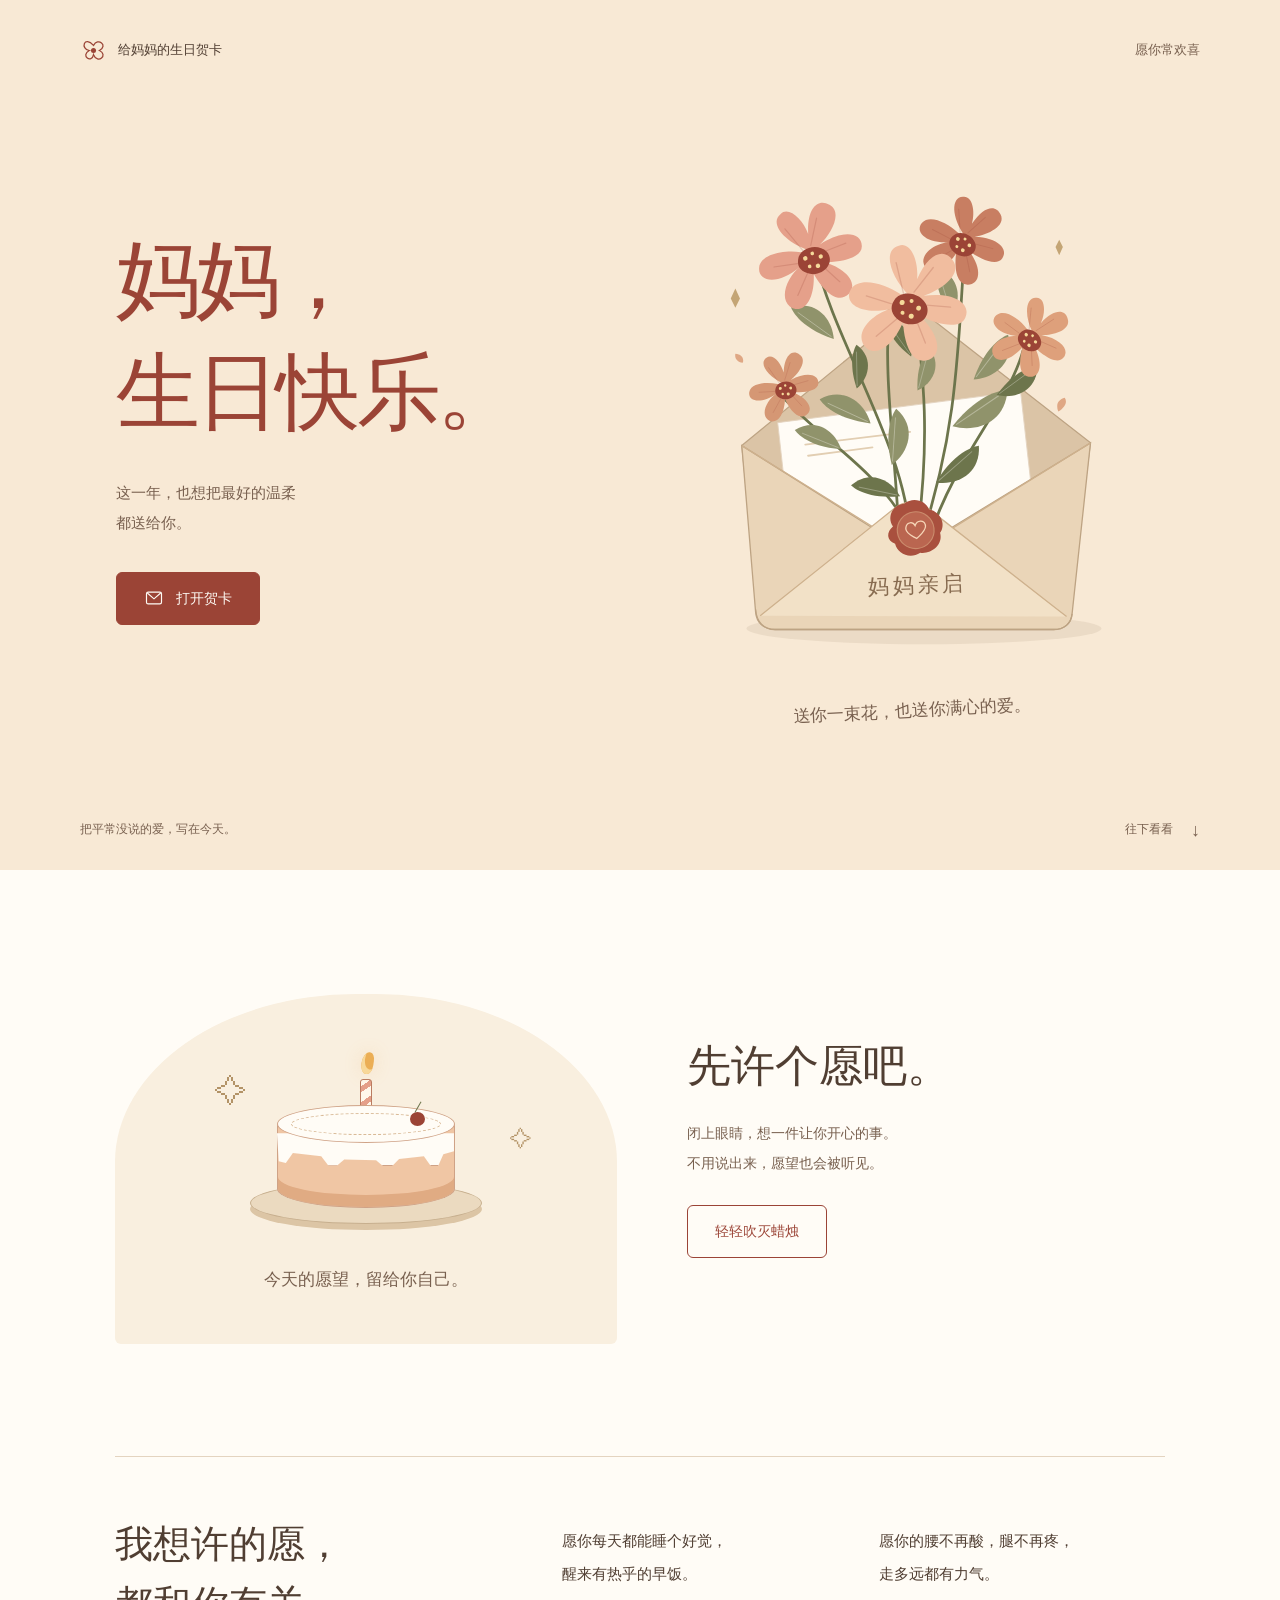
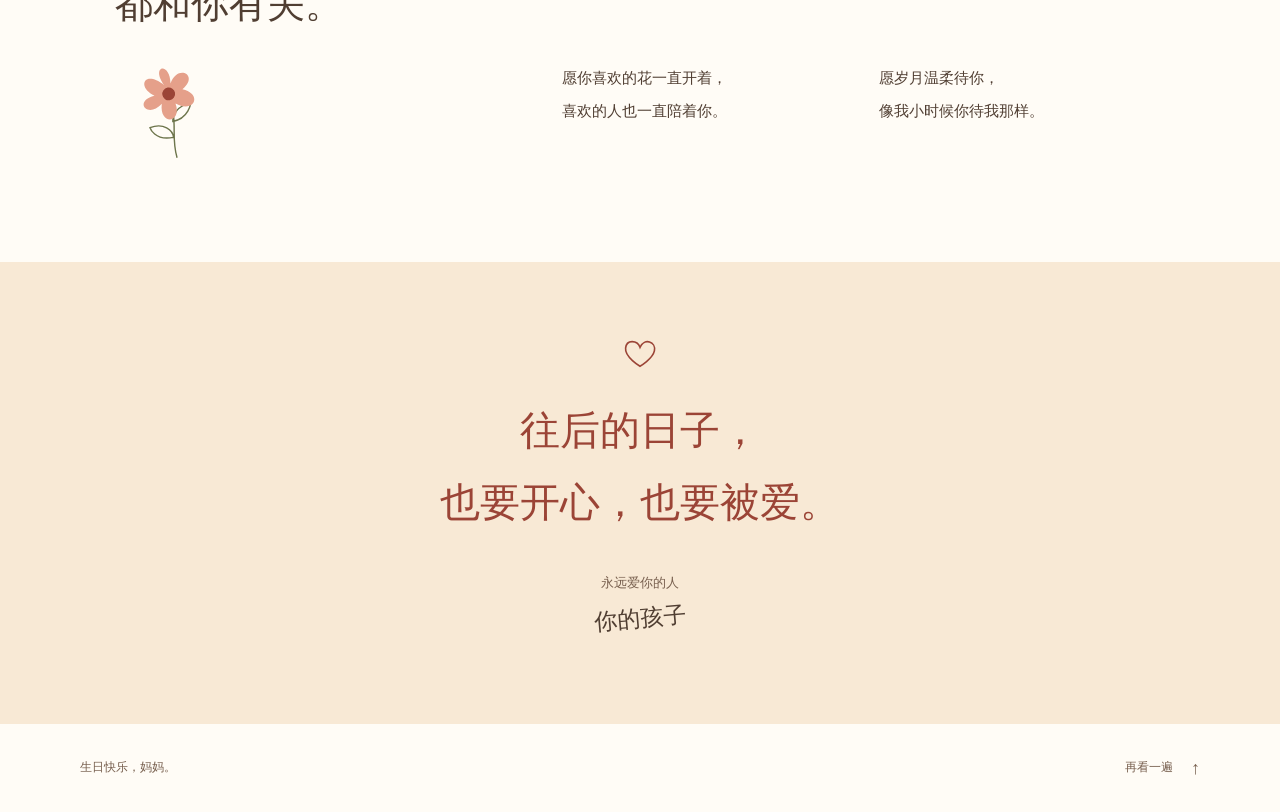
<file: index.html>
<!DOCTYPE html>
<html lang="zh-CN">
<head>
  <meta charset="UTF-8">
  <meta name="viewport" content="width=device-width, initial-scale=1, viewport-fit=cover">
  <meta name="theme-color" content="#F8E9D5">
  <meta name="description" content="一束花，一份心愿，送给最爱的妈妈。生日快乐。">
  <title>妈妈，生日快乐</title>
  <link rel="stylesheet" href="style.css">
</head>
<body>
  <header class="hero">
    <div class="masthead">
      <a class="home-link" href="#" aria-label="回到贺卡封面">
        <svg viewBox="0 0 32 32" fill="none" aria-hidden="true"><path d="M16 10C5-2 0 14 11 16 0 22 14 32 16 21c5 12 18 0 7-5C34 10 21 0 16 10Z" stroke="currentColor" stroke-width="1.5"/><circle cx="16" cy="16" r="3" fill="currentColor"/></svg>
        给妈妈的生日贺卡
      </a>
      <span class="masthead-note">愿你常欢喜</span>
    </div>
    <div class="hero-inner">
      <div class="hero-copy">
        <h1 class="hero-title">妈妈，<br>生日快乐。</h1>
        <p class="hero-sub">这一年，也想把最好的温柔<br>都送给你。</p>
        <button id="openBtn" class="btn-main" type="button" aria-controls="cake-section">
          <svg viewBox="0 0 24 24" fill="none" aria-hidden="true"><rect x="3" y="5" width="18" height="14" rx="2"/><path d="m4 6 8 7 8-7"/></svg>
          打开贺卡
        </button>
      </div>
      <figure class="hero-art">
        <img src="assets/birthday-bouquet.svg" width="600" height="620" alt="一束蜜桃色花朵，装在写着「妈妈亲启」的杏米色信封里">
        <figcaption>送你一束花，也送你满心的爱。</figcaption>
      </figure>
    </div>
    <div class="hero-bottom">
      <span>把平常没说的爱，写在今天。</span>
      <a href="#cake-section" class="page-link">往下看看 <span aria-hidden="true">↓</span></a>
    </div>
  </header>
  <main>
    <section id="cake-section" class="cake-section" aria-labelledby="cake-title" tabindex="-1">
      <div class="cake-scene">
        <span class="cake-sparkle sparkle-one" aria-hidden="true">✧</span>
        <span class="cake-sparkle sparkle-two" aria-hidden="true">✧</span>
        <div class="cake-wrap">
          <div class="spark-layer" id="sparkLayer" aria-hidden="true"></div>
          <div class="cake" id="cake" role="img" aria-label="一只点着蜡烛的生日蛋糕">
            <div class="candle"><span class="flame"></span></div>
            <div class="layer layer-top"><span class="cake-cherry"></span></div>
            <div class="layer layer-bottom"></div>
            <div class="plate"></div>
          </div>
        </div>
        <p class="cake-caption">今天的愿望，留给你自己。</p>
      </div>
      <div class="cake-copy">
        <h2 id="cake-title" class="section-title">先许个愿吧。</h2>
        <p class="section-copy">闭上眼睛，想一件让你开心的事。<br>不用说出来，愿望也会被听见。</p>
        <button id="blowBtn" class="btn-main btn-outline" type="button">轻轻吹灭蜡烛</button>
        <p id="wishText" class="wish-text" role="status" aria-live="polite"></p>
      </div>
    </section>
    <section class="wishes-section" aria-labelledby="wishes-title">
      <div class="wishes-heading">
        <h2 id="wishes-title" class="section-title">我想许的愿，<br>都和你有关。</h2>
        <svg class="little-flower" viewBox="0 0 100 140" fill="none" aria-hidden="true"><path d="M50 135c-4-33 13-55 1-83M50 106C23 107 20 87 20 87c20-4 31 9 30 19Zm3-22c23 0 29-21 29-21-20 0-28 13-29 21Z" stroke="currentColor" stroke-width="2"/><path d="M50 32C26 5 11 28 34 44 3 46 19 75 42 57c-9 30 24 32 19 3 24 19 40-7 13-18C101 27 74 5 59 31 64 0 35 1 50 32Z" fill="#E5A08A"/><circle cx="54" cy="45" r="9" fill="#9B4436"/></svg>
      </div>
      <div class="wish-list">
        <p>愿你每天都能睡个好觉，<br>醒来有热乎的早饭。</p>
        <p>愿你的腰不再酸，腿不再疼，<br>走多远都有力气。</p>
        <p>愿你喜欢的花一直开着，<br>喜欢的人也一直陪着你。</p>
        <p>愿岁月温柔待你，<br>像我小时候你待我那样。</p>
      </div>
    </section>
    <section class="sign" aria-label="贺卡落款">
      <svg class="sign-heart" viewBox="0 0 40 36" fill="none" aria-hidden="true"><path d="M20 31S3 21 4 11C5 1 17 2 20 10 25-1 38 4 36 14 34 23 20 31 20 31Z" stroke="currentColor" stroke-width="1.8" stroke-linecap="round"/></svg>
      <p class="sign-message">往后的日子，<br>也要开心，也要被爱。</p>
      <div class="signature">
        <p>永远爱你的人</p>
        <p id="signature">你的孩子</p>
      </div>
    </section>
  </main>
  <footer class="footer">
    <span>生日快乐，妈妈。</span>
    <a class="page-link" href="#">再看一遍 <span aria-hidden="true">↑</span></a>
  </footer>
  <div id="countdown" class="countdown" hidden role="status" aria-live="polite">
    <p class="countdown-label">一份小小的惊喜，送给你</p>
    <p class="countdown-num" id="countdownNum" aria-hidden="true"></p>
    <span class="visually-hidden">准备好，生日烟花马上就来。</span>
  </div>
  <div id="fireworks" class="fireworks" hidden role="dialog" aria-modal="true" aria-label="送给妈妈的生日烟花">
    <canvas id="fireworksCanvas" aria-hidden="true"></canvas>
    <p class="fireworks-greeting">妈妈，生日快乐。</p>
    <button id="skipFireworks" class="fireworks-tip" type="button">跳过烟花，去许愿</button>
  </div>
  <script src="script.js"></script>
</body>
</html>
</file>
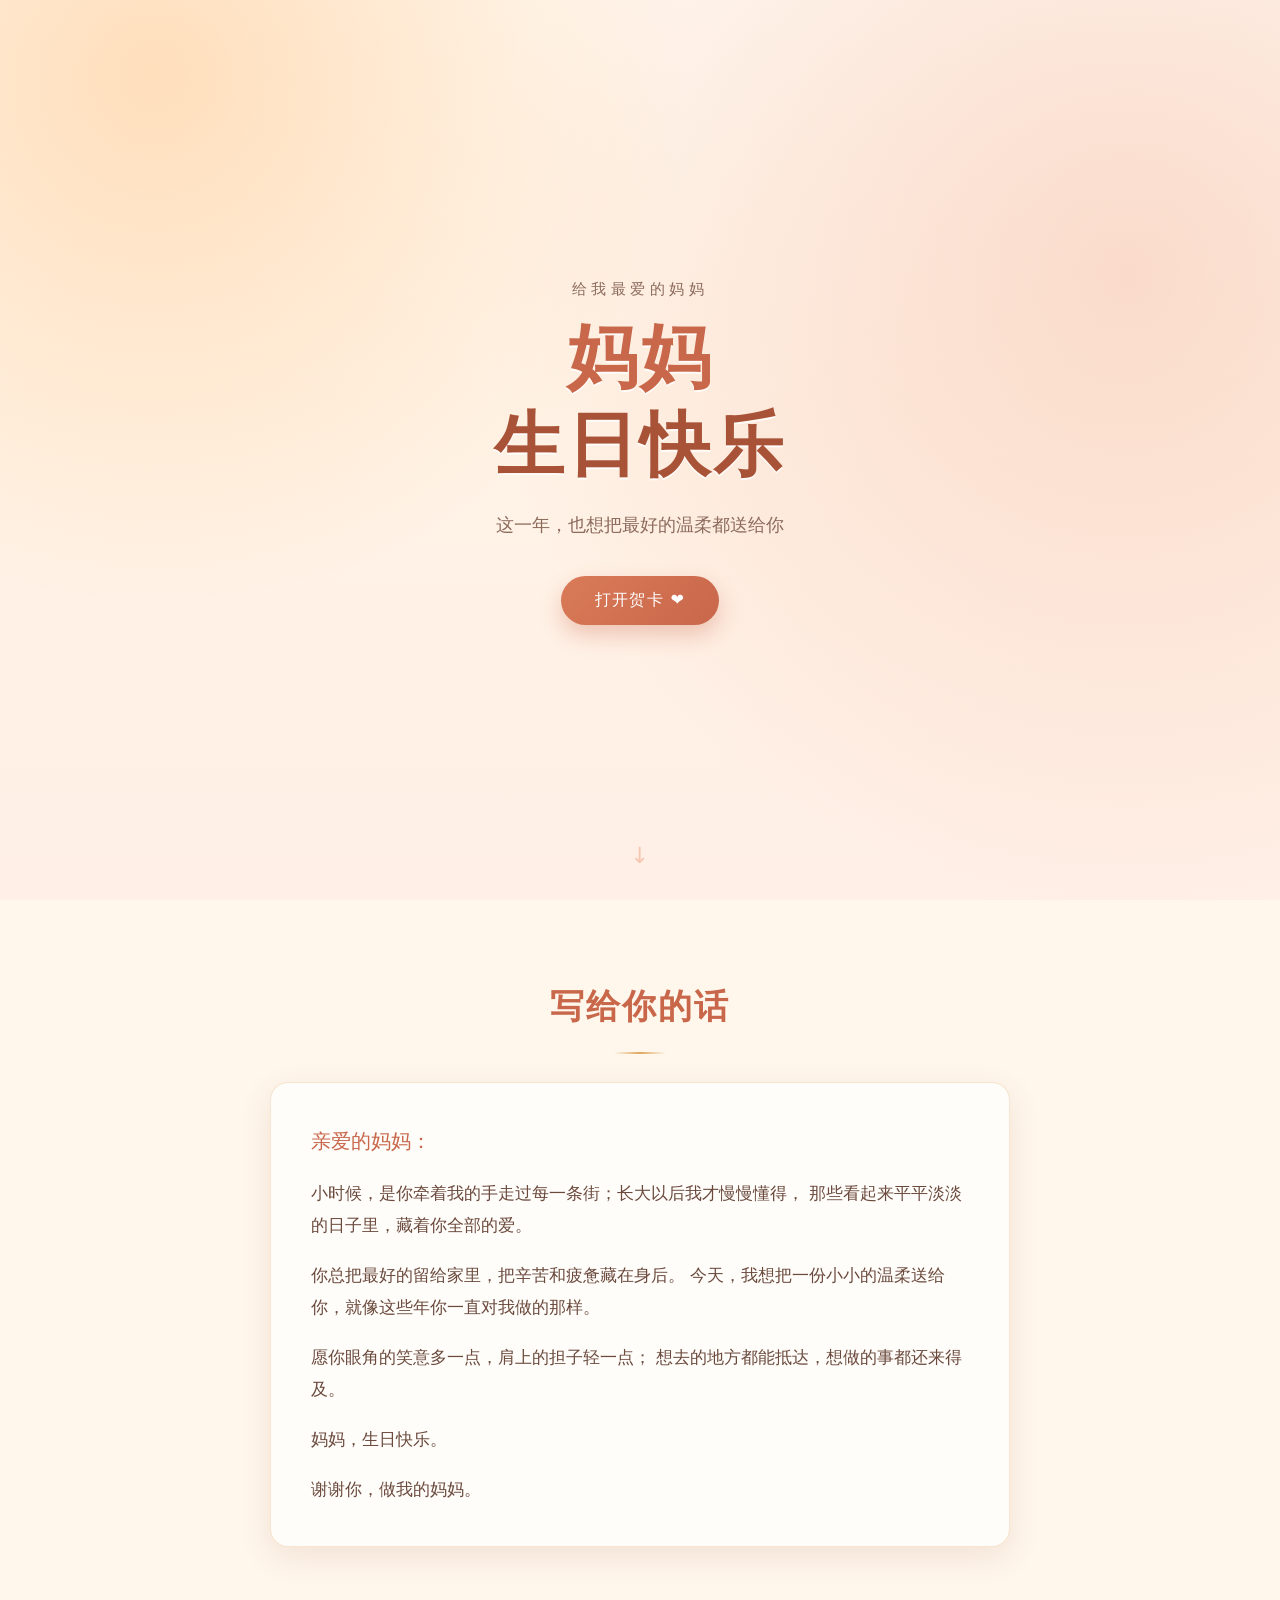
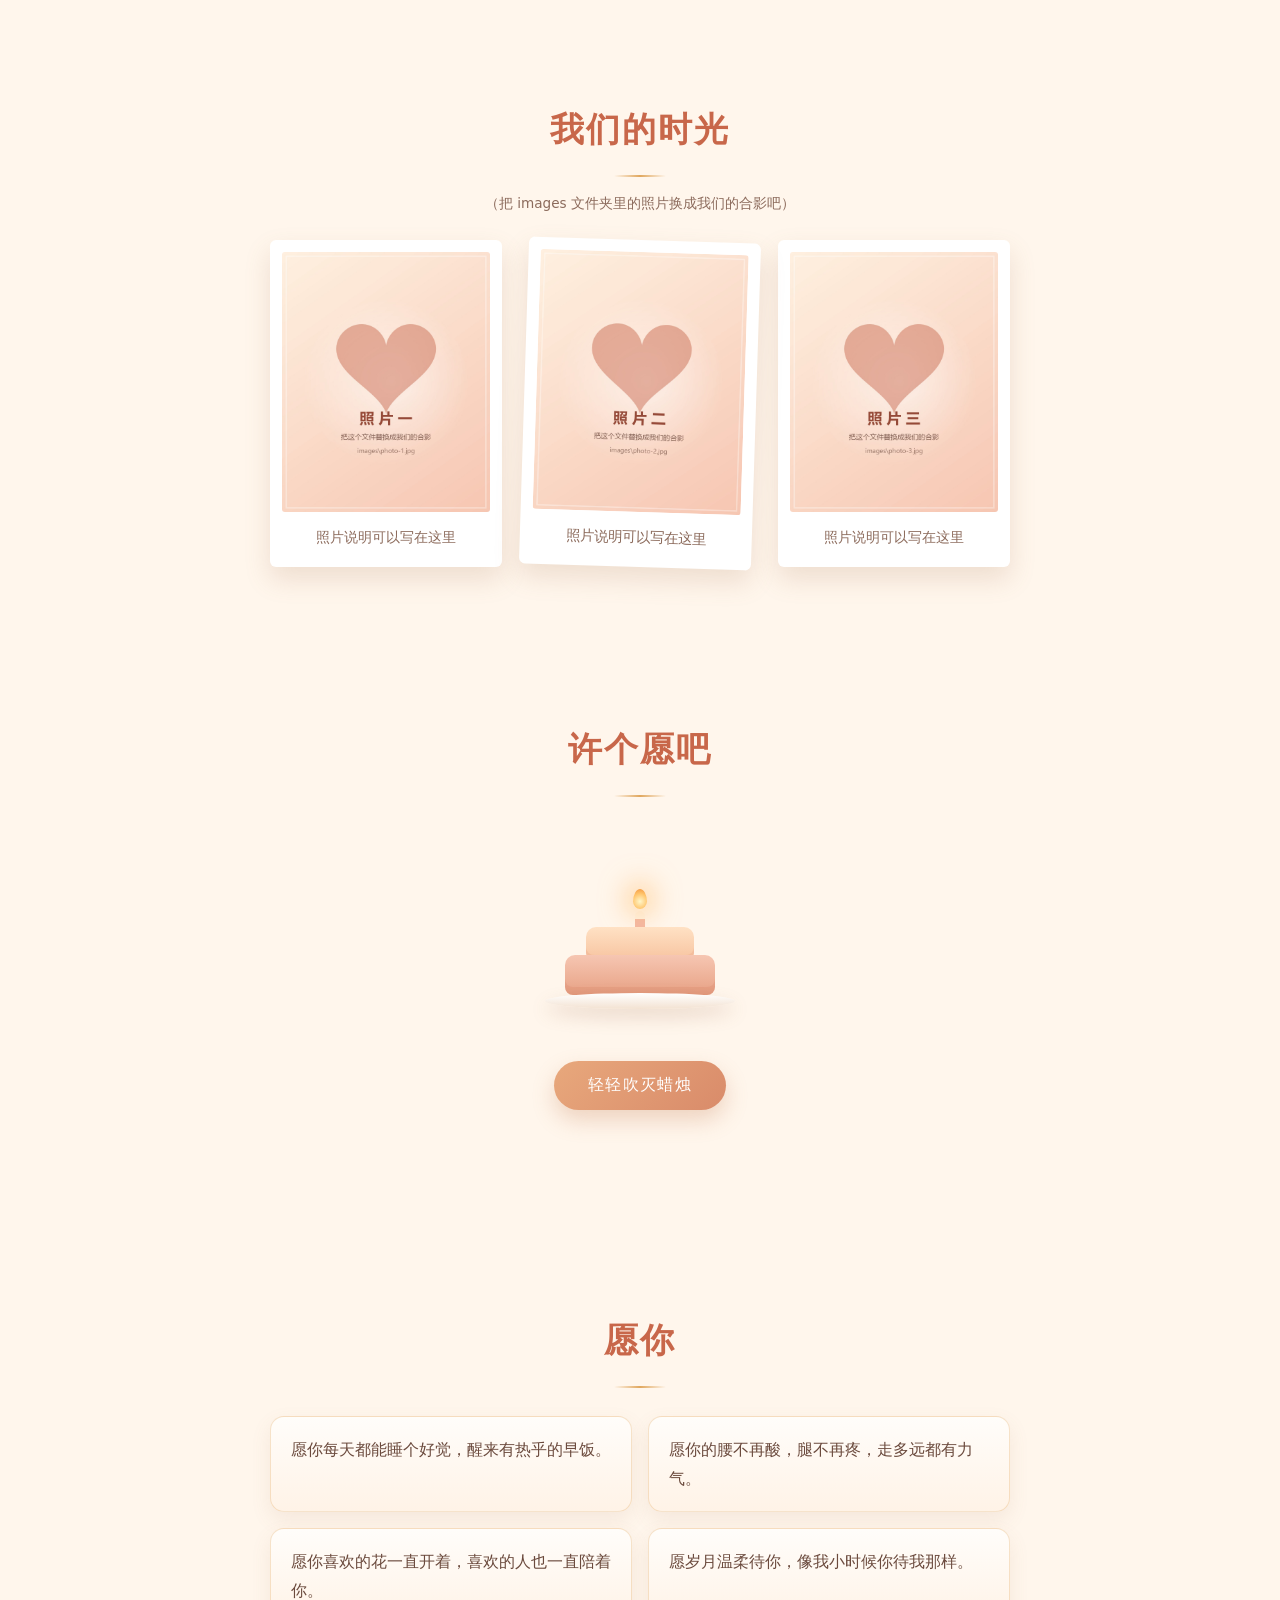
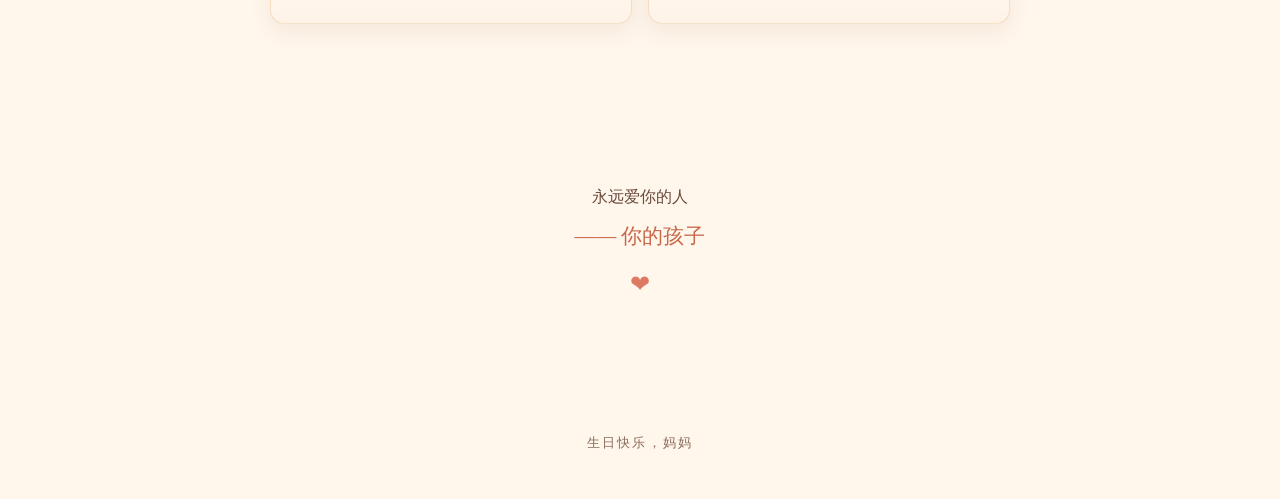
<file: references/previous-version/index.html>
<!DOCTYPE html>
<html lang="zh-CN">
<head>
  <meta charset="UTF-8">
  <!-- 手机端适配：按屏幕宽度缩放，并支持刘海屏安全区域 -->
  <meta name="viewport" content="width=device-width, initial-scale=1, viewport-fit=cover">
  <meta name="theme-color" content="#FFF6EC">
  <meta name="description" content="送给妈妈的生日贺卡">
  <title>妈妈，生日快乐 ❤</title>

  <!-- 只用本地 CSS，不依赖任何外部框架 / CDN，离线也能正常打开 -->
  <link rel="stylesheet" href="style.css">

  <!-- 万一浏览器禁用了 JavaScript，文字也照样完整显示 -->
  <noscript><style>.reveal { opacity: 1 !important; transform: none !important; }</style></noscript>
</head>

<body>

  <!-- ================= ① 封面 ================= -->
  <header class="hero">
    <!-- 缓缓飘落的小花瓣（不想要可以整段删掉） -->
    <div class="petals" aria-hidden="true">
      <span></span><span></span><span></span>
      <span></span><span></span><span></span>
    </div>

    <div class="hero-inner">
      <p class="hero-kicker">给我最爱的妈妈</p>
      <h1 class="hero-title">妈妈<br><span>生日快乐</span></h1>
      <p class="hero-sub">这一年，也想把最好的温柔都送给你</p>
      <button id="openBtn" class="btn-main">打开贺卡 ❤</button>
    </div>

    <p class="scroll-hint" aria-hidden="true">↓</p>
  </header>

  <main>

    <!-- ================= ② 祝福信 ================= -->
    <section id="letter" class="section">
      <h2 class="section-title reveal">写给你的话</h2>

      <div class="letter-card">
        <p class="reveal" style="--d:0ms">亲爱的妈妈：</p>
        <p class="reveal" style="--d:150ms">
          小时候，是你牵着我的手走过每一条街；长大以后我才慢慢懂得，
          那些看起来平平淡淡的日子里，藏着你全部的爱。
        </p>
        <p class="reveal" style="--d:300ms">
          你总把最好的留给家里，把辛苦和疲惫藏在身后。
          今天，我想把一份小小的温柔送给你，就像这些年你一直对我做的那样。
        </p>
        <p class="reveal" style="--d:450ms">
          愿你眼角的笑意多一点，肩上的担子轻一点；
          想去的地方都能抵达，想做的事都还来得及。
        </p>
        <p class="reveal" style="--d:600ms">妈妈，生日快乐。</p>
        <p class="reveal" style="--d:750ms">谢谢你，做我的妈妈。</p>
      </div>
    </section>

    <!-- ================= ③ 照片墙 ================= -->
    <section class="section">
      <h2 class="section-title reveal">我们的时光</h2>
      <!-- 想换成自己的照片：把 images/photo-1.jpg、photo-2.jpg、photo-3.jpg 直接替换掉就行 -->
      <p class="section-note reveal">（把 images 文件夹里的照片换成我们的合影吧）</p>

      <div class="photo-grid">
        <figure class="polaroid reveal" style="--d:0ms">
          <img src="images/photo-1.jpg" alt="妈妈的照片 1">
          <figcaption>照片说明可以写在这里</figcaption>
        </figure>

        <figure class="polaroid reveal" style="--d:150ms">
          <img src="images/photo-2.jpg" alt="妈妈的照片 2">
          <figcaption>照片说明可以写在这里</figcaption>
        </figure>

        <figure class="polaroid reveal" style="--d:300ms">
          <img src="images/photo-3.jpg" alt="妈妈的照片 3">
          <figcaption>照片说明可以写在这里</figcaption>
        </figure>
      </div>
    </section>

    <!-- ================= ④ 蛋糕与许愿 ================= -->
    <section class="section">
      <h2 class="section-title reveal">许个愿吧</h2>

      <div class="cake-wrap reveal">
        <div class="cake" id="cake">
          <div class="candle"><span class="flame"></span></div>
          <div class="layer layer-top"></div>
          <div class="layer layer-bottom"></div>
          <div class="plate"></div>
        </div>
      </div>

      <div class="cake-actions reveal">
        <button id="blowBtn" class="btn-main btn-soft">轻轻吹灭蜡烛</button>
        <p id="wishText" class="wish-text">愿望已经悄悄收好啦 ✨</p>
      </div>
    </section>

    <!-- ================= ⑤ 心愿卡片 ================= -->
    <section class="section">
      <h2 class="section-title reveal">愿你</h2>

      <div class="wish-grid">
        <div class="wish-card reveal" style="--d:0ms">愿你每天都能睡个好觉，醒来有热乎的早饭。</div>
        <div class="wish-card reveal" style="--d:120ms">愿你的腰不再酸，腿不再疼，走多远都有力气。</div>
        <div class="wish-card reveal" style="--d:240ms">愿你喜欢的花一直开着，喜欢的人也一直陪着你。</div>
        <div class="wish-card reveal" style="--d:360ms">愿岁月温柔待你，像我小时候你待我那样。</div>
      </div>
    </section>

    <!-- ================= ⑥ 落款 ================= -->
    <section class="section sign">
      <p class="reveal">永远爱你的人</p>
      <p class="signature reveal" style="--d:150ms">—— <span id="signature">你的孩子</span></p>
      <p class="sig-heart reveal" style="--d:300ms">❤</p>
    </section>

  </main>

  <footer class="footer">
    <p>生日快乐，妈妈</p>
  </footer>

  <!-- 点照片可以放大查看 -->
  <div id="lightbox" class="lightbox" hidden>
    <button id="lightboxClose" class="lightbox-close" aria-label="关闭">×</button>
    <img id="lightboxImg" alt="">
  </div>

  <script src="script.js"></script>
</body>
</html>
</file>
<file: style.css>
:root {
  --paper: #FFFCF6;
  --cream: #F8E9D5;
  --berry: #9B4436;
  --pink: #E5A08A;
  --leaf: #6D754C;
  --ink: #503E32;
  --muted: #78604F;
  --line: #E4D4C0;
  --font-letter: "STKaiti", "KaiTi", "Kaiti SC", "Songti SC", "Noto Serif CJK SC", serif;
  --font-body: "PingFang SC", "Microsoft YaHei", "Hiragino Sans GB", sans-serif;
}
* { box-sizing: border-box; }
html { scroll-behavior: smooth; }
body {
  margin: 0;
  color: var(--ink);
  background: var(--paper);
  font-family: var(--font-body);
  font-size: 16px;
  line-height: 1.8;
  -webkit-text-size-adjust: 100%;
}
button, a { -webkit-tap-highlight-color: transparent; }
button { font: inherit; cursor: pointer; }
a { color: inherit; text-decoration: none; }
img, svg { display: block; max-width: 100%; }
button:focus-visible, a:focus-visible { outline: 3px solid var(--berry); outline-offset: 6px; }
[hidden] { display: none !important; }
.visually-hidden { position: absolute; width: 1px; height: 1px; padding: 0; overflow: hidden; clip-path: inset(50%); white-space: nowrap; }

.hero {
  padding: 0 max(32px, env(safe-area-inset-right)) 0 max(32px, env(safe-area-inset-left));
  background: var(--cream);
}
.masthead, .hero-inner, .hero-bottom { width: min(1120px, 100%); margin-inline: auto; }
.masthead { min-height: 100px; display: flex; align-items: center; justify-content: space-between; gap: 24px; font-size: 13px; }
.home-link { display: inline-flex; align-items: center; gap: 11px; }
.home-link svg { width: 27px; height: 27px; color: var(--berry); }
.masthead-note { color: var(--muted); }
.hero-inner {
  min-height: min(690px, calc(100svh - 180px));
  display: grid;
  grid-template-columns: 1fr 1.15fr;
  align-items: center;
  gap: 24px;
  padding-block: 28px 50px;
  animation: arrive .8s ease both;
}
.hero-copy { padding-left: 36px; padding-bottom: 20px; }
.hero-title { margin: 0; color: var(--berry); font-family: var(--font-letter); font-size: clamp(58px, 6.6vw, 88px); font-weight: 400; line-height: 1.34; letter-spacing: -.045em; }
.hero-sub { margin: 28px 0 34px; font-size: 15px; line-height: 2; color: var(--muted); }
.btn-main {
  min-height: 52px;
  padding: 13px 27px;
  display: inline-flex;
  justify-content: center;
  align-items: center;
  gap: 12px;
  border: 1px solid var(--berry);
  border-radius: 6px;
  background: var(--berry);
  color: var(--paper);
  font-size: 14px;
  line-height: 1.8;
  transition: background .2s, transform .2s;
}
.btn-main svg { width: 20px; height: 20px; stroke: currentColor; stroke-width: 1.4; }
.btn-main:active { transform: translateY(2px); }
.btn-main:disabled { cursor: default; }
.hero-art { margin: -20px -10px 0 0; }
.hero-art img { width: 100%; max-height: 570px; object-fit: contain; }
.hero-art figcaption { margin-top: 4px; text-align: center; font-family: var(--font-letter); font-size: 17px; color: var(--muted); transform: rotate(-3deg); }
.hero-bottom { min-height: 80px; display: flex; align-items: center; justify-content: space-between; gap: 20px; color: var(--muted); font-size: 12px; }
.page-link { min-height: 44px; display: inline-flex; align-items: center; gap: 18px; }
.page-link span { font-size: 18px; }

.cake-section {
  width: min(1050px, calc(100% - 80px));
  margin: 0 auto;
  padding-block: 124px 112px;
  display: grid;
  grid-template-columns: 1.05fr 1fr;
  gap: 70px;
  align-items: center;
  scroll-margin-top: 32px;
}
.cake-section:focus { outline: none; }
.cake-scene { position: relative; min-height: 350px; display: flex; flex-direction: column; justify-content: center; align-items: center; background: #F9EFDF; border-radius: 48% 48% 6px 6px; }
.cake-wrap { position: relative; width: 100%; display: flex; justify-content: center; padding-top: 20px; }
.cake { position: relative; width: 250px; height: 225px; }
.candle {
  position: absolute;
  z-index: 2;
  left: calc(50% - 6px);
  bottom: 137px;
  width: 12px;
  height: 49px;
  border: 1px solid #BA7C61;
  border-radius: 3px 3px 0 0;
  background: repeating-linear-gradient(-35deg, #FFF8EB 0 8px, #E5A08A 8px 13px);
}
.flame { position: absolute; left: -1px; top: -28px; width: 12px; height: 22px; border-radius: 60% 40% 50% 50%; background: #EBAE55; box-shadow: inset 3px -5px 0 #F8D899, 0 0 18px #EBAE5538; transform: rotate(8deg); transform-origin: bottom center; animation: candlelight 2.4s ease-in-out infinite; transition: opacity .35s; }
.cake.is-out .flame { opacity: 0; animation: none; }
.layer { position: absolute; left: 50%; z-index: 1; }
.layer-top { bottom: 122px; width: 178px; height: 38px; margin-left: -89px; border: 1.5px solid #CFA286; border-radius: 50%; background: #FFFCF6; z-index: 3; }
.layer-top::after { content: ""; position: absolute; inset: 7px 13px; border: 1px dashed #D9BA97; border-radius: 50%; }
.layer-bottom { bottom: 57px; width: 178px; height: 84px; margin-left: -89px; border: 1.5px solid #CFA286; border-top: 0; border-radius: 0 0 50% 50% / 0 0 23% 23%; background: #F0C6A4; box-shadow: inset 0 -12px #E0AB83; }
.layer-bottom::before { content: ""; position: absolute; top: 9px; left: -1px; width: 177px; height: 32px; background: #FFFCF6; border-bottom: 1.5px solid #CFA286; clip-path: polygon(0 0, 100% 0, 100% 55%, 94% 64%, 91% 100%, 87% 100%, 83% 70%, 69% 78%, 65% 100%, 60% 100%, 56% 82%, 38% 80%, 34% 98%, 29% 98%, 25% 70%, 9% 60%, 5% 90%, 1% 85%); }
.cake-cherry { position: absolute; width: 15px; height: 14px; right: 29px; top: 6px; background: var(--berry); border-radius: 50%; z-index: 1; }
.cake-cherry::before { content: ""; position: absolute; width: 8px; height: 12px; top: -9px; left: 7px; border-left: 1.5px solid var(--leaf); transform: rotate(30deg); }
.plate { position: absolute; bottom: 41px; left: calc(50% - 116px); width: 232px; height: 42px; border-radius: 50%; border: 1.5px solid #C7AF8E; background: #EBDAC0; box-shadow: 0 6px 0 #DCC5A5; }
.cake-caption { margin: 0 0 22px; font-family: var(--font-letter); font-size: 17px; color: var(--muted); }
.cake-sparkle { position: absolute; color: #B39367; font-size: 32px; }
.sparkle-one { left: 20%; top: 20%; }
.sparkle-two { right: 17%; top: 36%; font-size: 22px; }
.section-title { margin: 0; font-family: var(--font-letter); font-size: clamp(34px, 3.4vw, 44px); font-weight: 400; line-height: 1.55; }
.section-copy { margin: 19px 0 27px; color: var(--muted); font-size: 14px; line-height: 2.1; }
.btn-outline { background: transparent; color: var(--berry); }
.wish-text { min-height: 29px; margin: 18px 0 0; color: var(--berry); font-family: var(--font-letter); font-size: 18px; }
.wish-text.is-visible { animation: wish-in .5s ease both; }
.spark-layer { position: absolute; inset: 0; z-index: 5; pointer-events: none; }
.spark { position: absolute; border-radius: 50%; background: #EBAE55; opacity: 0; animation: spark-fly .7s ease-out forwards; }

.wishes-section { width: min(1050px, calc(100% - 80px)); margin: 0 auto; padding-block: 58px 100px; display: grid; grid-template-columns: 1fr 1.6fr; gap: 70px; border-top: 1px solid var(--line); }
.wishes-heading .section-title { font-size: clamp(32px, 3vw, 40px); }
.little-flower { width: 72px; height: 100px; margin: 28px 0 0 18px; color: var(--leaf); transform: rotate(-10deg); }
.wish-list { display: grid; grid-template-columns: 1fr 1fr; gap: 36px 32px; padding-top: 9px; }
.wish-list p { margin: 0; font-size: 15px; line-height: 2.2; }
.sign { padding: 76px 24px 80px; text-align: center; background: var(--cream); }
.sign-heart { width: 36px; height: 33px; margin: 0 auto 24px; color: var(--berry); }
.sign-message { margin: 0; font-family: var(--font-letter); color: var(--berry); font-size: clamp(30px, 4vw, 40px); line-height: 1.8; }
.signature { width: fit-content; margin: 32px auto 0; }
.signature p { margin: 4px 0; color: var(--muted); font-size: 13px; }
.signature #signature { font-family: var(--font-letter); font-size: 23px; color: var(--ink); transform: rotate(-5deg); }
.footer { width: min(1120px, calc(100% - 64px)); margin-inline: auto; padding: 22px 0 calc(22px + env(safe-area-inset-bottom)); display: flex; align-items: center; justify-content: space-between; gap: 20px; font-size: 12px; color: var(--muted); }

.countdown, .fireworks { position: fixed; inset: 0; display: flex; align-items: center; justify-content: center; flex-direction: column; }
.countdown { z-index: 95; background: #F8E9D5F5; }
.countdown-label { margin: 0; font-family: var(--font-letter); font-size: 24px; color: var(--berry); }
.countdown-num { margin: 20px 0 70px; font-family: var(--font-letter); font-size: clamp(120px, 28vw, 240px); line-height: 1.2; color: var(--berry); }
.countdown-num.is-pop { animation: countdown-pop 1s ease both; }
.fireworks { z-index: 90; background: #302219; opacity: 0; transition: opacity .4s; }
.fireworks.is-on { opacity: 1; }
.fireworks canvas { position: absolute; inset: 0; width: 100%; height: 100%; }
.fireworks-greeting { position: relative; pointer-events: none; font-family: var(--font-letter); font-size: clamp(32px, 6vw, 64px); color: #FFF4DF; }
.fireworks-tip { position: absolute; bottom: calc(32px + env(safe-area-inset-bottom)); padding: 12px 18px; border: 1px solid #FFFFFF55; border-radius: 5px; background: #302219AA; color: #FAEAD1; font-size: 13px; }
.fireworks-tip:focus-visible { outline-color: #FAEAD1; }
#openBtn.is-hidden { visibility: hidden; }

@keyframes arrive { from { opacity: 0; } to { opacity: 1; } }
@keyframes candlelight { 50% { transform: rotate(-5deg) scaleY(.93); } }
@keyframes wish-in { from { opacity: 0; } to { opacity: 1; } }
@keyframes countdown-pop { 0% { opacity: 0; transform: scale(.85); } 22%, 65% { opacity: 1; transform: scale(1); } 100% { opacity: 0; transform: scale(1.08); } }
@keyframes spark-fly { 10% { opacity: 1; } 100% { opacity: 0; transform: translate(var(--tx), var(--ty)) scale(.2); } }
@media (hover: hover) {
  .btn-main:hover { background: #80362B; }
  .btn-outline:hover { color: var(--paper); }
  .page-link:hover { color: var(--berry); }
}
@media (min-width: 1500px) { .hero-inner { min-height: 720px; } }
@media (max-width: 900px) {
  .hero-copy { padding-left: 0; }
  .hero-inner { min-height: 580px; }
  .hero-title { font-size: 64px; }
  .cake-section, .wishes-section { gap: 40px; }
  .wish-list { grid-template-columns: 1fr; gap: 24px; }
  .wishes-section { grid-template-columns: 1fr 1.2fr; }
}
@media (max-width: 760px) {
  .hero { padding-inline: max(24px, env(safe-area-inset-left)) max(24px, env(safe-area-inset-right)); }
  .masthead { min-height: 76px; font-size: 12px; gap: 12px; }
  .home-link { gap: 8px; }
  .home-link svg { width: 23px; height: 23px; }
  .masthead-note { font-size: 11px; }
  .hero-inner { min-height: auto; grid-template-columns: 1fr; gap: 0; padding-block: 35px 23px; }
  .hero-copy { padding: 0 0 0 8px; }
  .hero-title { font-size: clamp(54px, 15vw, 72px); line-height: 1.24; }
  .hero-sub { margin-block: 18px 24px; font-size: 14px; }
  .hero-art { margin: 5px -5px 0; }
  .hero-art img { width: 100%; height: auto; max-height: 350px; }
  .hero-art figcaption { margin-top: -3px; font-size: 16px; }
  .hero-bottom { min-height: 70px; font-size: 10px; gap: 12px; }
  .page-link { gap: 10px; white-space: nowrap; }
  .cake-section { width: calc(100% - 48px); grid-template-columns: 1fr; padding-block: 72px 58px; gap: 32px; }
  .cake-scene { width: min(360px, 100%); min-height: 300px; justify-self: center; }
  .cake { height: 215px; }
  .cake-copy { text-align: center; }
  .section-title { font-size: 35px; }
  .section-copy { margin-top: 12px; }
  .wishes-section { width: calc(100% - 48px); grid-template-columns: 1fr; padding-block: 42px 64px; gap: 30px; }
  .wishes-heading { position: relative; }
  .wishes-heading .section-title { font-size: 34px; }
  .little-flower { position: absolute; top: -8px; right: 2px; margin: 0; width: 65px; height: 100px; transform: rotate(12deg); }
  .wish-list { gap: 22px; padding-top: 0; }
  .wish-list p { font-size: 15px; }
  .wish-list p br { display: none; }
  .sign { padding-block: 56px 60px; }
  .footer { width: calc(100% - 48px); font-size: 11px; }
}
@media (prefers-reduced-motion: reduce) {
  html { scroll-behavior: auto; }
  *, *::before, *::after { animation: none !important; transition: none !important; }
  .spark { display: none; }
}
</file>
<file: references/previous-version/style.css>
/* =========================================================
   妈妈生日贺卡 · 样式表
   暖色调 + 柔和风格，手机优先（先写手机，再写大屏）
   想换配色：只改下面 :root 里的颜色就好
   ========================================================= */

:root {
  --cream: #FFF6EC;   /* 背景奶油色 */
  --peach: #FFE6CB;   /* 蜜桃色 */
  --blush: #F6C6B2;   /* 淡胭脂色 */
  --clay: #C8674A;    /* 主色：陶土红 */
  --clay-dark: #A85337;
  --gold: #E0A75E;    /* 点缀金 */
  --ink: #6B4A3D;     /* 正文暖棕 */
  --ink-soft: #8C6B5C;/* 次要文字 */
  --card: #FFFDFA;    /* 卡片底色 */
  --shadow: 0 10px 30px rgba(160, 110, 80, .14);

  --radius: 18px;
  /* 标题用衬线字体，更有贺卡的温柔感；不同系统各取所长 */
  --font-serif: "Songti SC", "STSong", "KaiTi", "楷体", "SimSun", "宋体", "Noto Serif SC", Georgia, serif;
  --font-sans: "PingFang SC", "Microsoft YaHei", "Hiragino Sans GB", system-ui, -apple-system, sans-serif;
}

* { box-sizing: border-box; }

html { scroll-behavior: smooth; }

body {
  margin: 0;
  font-family: var(--font-sans);
  color: var(--ink);
  background-color: var(--cream);
  /* 两团柔和的光晕，让背景不那么平 */
  background-image:
    radial-gradient(60vw 60vw at 12% 8%, rgba(255, 214, 170, .75), transparent 70%),
    radial-gradient(70vw 70vw at 88% 30%, rgba(246, 198, 178, .55), transparent 72%),
    linear-gradient(180deg, #FFF8F0 0%, #FFF3E6 45%, #FFEFE6 100%);
  background-attachment: fixed;
  line-height: 1.85;
  overflow-x: hidden;          /* 防止手机上左右晃动 */
  -webkit-text-size-adjust: 100%;
}

img { max-width: 100%; display: block; }

.section {
  max-width: 780px;
  margin: 0 auto;
  padding: 56px 20px;
  padding-left: max(20px, env(safe-area-inset-left));
  padding-right: max(20px, env(safe-area-inset-right));
}

.section-title {
  font-family: var(--font-serif);
  font-weight: 600;
  font-size: clamp(1.5rem, 6vw, 2.1rem);
  text-align: center;
  color: var(--clay);
  letter-spacing: .06em;
  margin: 0 0 28px;
}

.section-title::after {
  content: "";
  display: block;
  width: 52px;
  height: 2px;
  margin: 14px auto 0;
  border-radius: 2px;
  background: linear-gradient(90deg, transparent, var(--gold), transparent);
}

.section-note {
  text-align: center;
  color: var(--ink-soft);
  font-size: .85rem;
  margin: -14px 0 24px;
}

/* ---------- 渐显文字动画 ---------- */
/* 元素一进入屏幕就柔和地淡入上移；--d 用来做错开的延迟 */
.reveal {
  opacity: 0;
  transform: translateY(18px);
  transition: opacity .9s ease var(--d, 0ms), transform .9s ease var(--d, 0ms);
}
.reveal.is-visible {
  opacity: 1;
  transform: none;
}

/* =========================================================
   ① 封面
   ========================================================= */
.hero {
  position: relative;
  min-height: 100vh;       /* 老浏览器兜底 */
  min-height: 100svh;      /* 手机浏览器地址栏收起时也不会被裁掉 */
  display: flex;
  flex-direction: column;
  align-items: center;
  justify-content: center;
  text-align: center;
  padding: 40px 22px calc(40px + env(safe-area-inset-bottom));
  overflow: hidden;
}

.hero-inner {
  position: relative;
  z-index: 2;
  animation: heroIn 1.2s ease both;
}

@keyframes heroIn {
  from { opacity: 0; transform: translateY(14px); }
  to   { opacity: 1; transform: none; }
}

.hero-kicker {
  margin: 0 0 10px;
  font-size: .95rem;
  letter-spacing: .3em;
  color: var(--ink-soft);
}

.hero-title {
  font-family: var(--font-serif);
  font-weight: 700;
  font-size: clamp(2.6rem, 13vw, 4.4rem);
  line-height: 1.25;
  margin: 0;
  color: var(--clay);
  letter-spacing: .04em;
  text-shadow: 0 2px 0 rgba(255, 255, 255, .8);
}

.hero-title span {
  display: inline-block;
  color: var(--clay-dark);
}

.hero-sub {
  margin: 20px 0 34px;
  font-size: clamp(.95rem, 4vw, 1.1rem);
  color: var(--ink-soft);
}

/* 主按钮：手机上好点按（高度 48px 以上） */
.btn-main {
  display: inline-block;
  min-height: 48px;
  padding: 14px 34px;
  border: 0;
  border-radius: 999px;
  font-family: inherit;
  font-size: 1rem;
  letter-spacing: .08em;
  color: #fff;
  background: linear-gradient(135deg, #D97A58, var(--clay));
  box-shadow: 0 10px 22px rgba(200, 103, 74, .32);
  cursor: pointer;
  transition: transform .25s ease, box-shadow .25s ease;
}
.btn-main:active { transform: scale(.97); }
.btn-main:hover { box-shadow: 0 12px 26px rgba(200, 103, 74, .4); }

.btn-soft {
  background: linear-gradient(135deg, #E8A87C, #D98B6A);
  box-shadow: 0 10px 22px rgba(200, 130, 90, .3);
}

.scroll-hint {
  position: absolute;
  bottom: calc(24px + env(safe-area-inset-bottom));
  margin: 0;
  color: var(--blush);
  font-size: 1.4rem;
  animation: floatY 2.4s ease-in-out infinite;
}

@keyframes floatY {
  0%, 100% { transform: translateY(0); opacity: .5; }
  50%      { transform: translateY(8px); opacity: 1; }
}

/* 缓缓飘落的小花瓣 */
.petals { position: absolute; inset: 0; pointer-events: none; z-index: 1; }
.petals span {
  position: absolute;
  top: -6%;
  width: 12px;
  height: 12px;
  border-radius: 50% 0 50% 50%;
  background: var(--blush);
  opacity: .5;
  animation: fall 14s linear infinite;
}
.petals span:nth-child(1) { left: 8%;  animation-delay: 0s;   }
.petals span:nth-child(2) { left: 26%; animation-delay: 3s;   animation-duration: 17s; }
.petals span:nth-child(3) { left: 44%; animation-delay: 6s;   animation-duration: 15s; }
.petals span:nth-child(4) { left: 62%; animation-delay: 2s;   animation-duration: 19s; }
.petals span:nth-child(5) { left: 78%; animation-delay: 8s;   animation-duration: 16s; }
.petals span:nth-child(6) { left: 92%; animation-delay: 5s;   animation-duration: 18s; }

@keyframes fall {
  0%   { transform: translateY(0) rotate(0deg);      opacity: 0; }
  10%  { opacity: .5; }
  100% { transform: translateY(108vh) rotate(320deg); opacity: 0; }
}

/* =========================================================
   ② 祝福信
   ========================================================= */
.letter-card {
  background: var(--card);
  border: 1px solid rgba(224, 167, 94, .28);
  border-radius: var(--radius);
  box-shadow: var(--shadow);
  padding: clamp(22px, 6vw, 40px);
}

.letter-card p {
  margin: 0 0 18px;
  font-size: clamp(1rem, 4.2vw, 1.08rem);
}

.letter-card p:last-child { margin-bottom: 0; }

.letter-card p:first-child {
  font-family: var(--font-serif);
  font-size: clamp(1.1rem, 5vw, 1.25rem);
  color: var(--clay);
}

/* =========================================================
   ③ 照片墙（拍立得风格）
   ========================================================= */
.photo-grid {
  display: grid;
  grid-template-columns: 1fr;
  gap: 26px;
}

.polaroid {
  margin: 0;
  padding: 12px 12px 16px;
  background: #fff;
  border-radius: 6px;
  box-shadow: 0 12px 26px rgba(160, 110, 80, .18);
  transform: rotate(-1.6deg);
  transition: transform .35s ease, box-shadow .35s ease;
}
.polaroid:nth-child(2n) { transform: rotate(1.8deg); }
.polaroid:hover { transform: rotate(0deg) scale(1.02); }

.polaroid img {
  width: 100%;
  aspect-ratio: 4 / 5;      /* 竖版照片比例；想换横版改成 3 / 2 */
  object-fit: cover;
  border-radius: 3px;
  background: var(--peach);
  cursor: zoom-in;
}

.polaroid figcaption {
  margin-top: 12px;
  text-align: center;
  font-size: .9rem;
  color: var(--ink-soft);
}

/* =========================================================
   ④ 蛋糕与许愿
   ========================================================= */
.cake-wrap {
  display: flex;
  justify-content: center;
  padding: 10px 0 26px;
}

.cake {
  position: relative;
  width: 180px;
  height: 170px;
}

/* 蜡烛 */
.candle {
  position: absolute;
  left: 50%;
  bottom: 78px;
  width: 10px;
  height: 46px;
  margin-left: -5px;
  border-radius: 5px;
  background: repeating-linear-gradient(180deg, #FFF3E4 0 8px, #F3B7A3 8px 16px);
}

/* 烛火 */
.flame {
  position: absolute;
  left: 50%;
  top: -22px;
  width: 14px;
  height: 20px;
  margin-left: -7px;
  border-radius: 50% 50% 50% 50% / 62% 62% 38% 38%;
  background: radial-gradient(circle at 50% 62%, #FFF6C9 0%, #FFC46B 55%, #F1913C 100%);
  box-shadow: 0 0 26px 8px rgba(255, 190, 110, .55);
  transform-origin: 50% 100%;
  animation: flicker 1.6s ease-in-out infinite;
  transition: opacity .5s ease, transform .5s ease;
}

@keyframes flicker {
  0%, 100% { transform: scaleY(1) translateX(0); }
  50%      { transform: scaleY(1.08) translateX(1px); }
}

/* 吹灭蜡烛后 */
.cake.is-out .flame { opacity: 0; transform: scaleY(.2); }

/* 蛋糕两层 */
.layer {
  position: absolute;
  left: 50%;
  border-radius: 10px 10px 8px 8px;
}

.layer-top {
  bottom: 74px;
  width: 108px;
  height: 34px;
  margin-left: -54px;
  background: linear-gradient(180deg, #FFE1C4, #F7C39F);
  box-shadow: inset 0 -6px 0 rgba(200, 103, 74, .12);
}

.layer-bottom {
  bottom: 40px;
  width: 150px;
  height: 40px;
  margin-left: -75px;
  background: linear-gradient(180deg, #F6C6B2, #E7A184);
  box-shadow: inset 0 -8px 0 rgba(200, 103, 74, .14);
}

/* 盘子 */
.plate {
  position: absolute;
  bottom: 26px;
  left: 50%;
  width: 190px;
  height: 16px;
  margin-left: -95px;
  border-radius: 50%;
  background: linear-gradient(180deg, #FFFFFF, #F3E2D2);
  box-shadow: 0 8px 18px rgba(160, 110, 80, .22);
}

.cake-actions { text-align: center; }

.wish-text {
  margin: 18px 0 0;
  font-family: var(--font-serif);
  color: var(--clay);
  opacity: 0;
  transform: translateY(8px);
  transition: opacity .6s ease, transform .6s ease;
}
.wish-text.is-visible { opacity: 1; transform: none; }

/* =========================================================
   ⑤ 心愿卡片
   ========================================================= */
.wish-grid {
  display: grid;
  grid-template-columns: 1fr;
  gap: 16px;
}

.wish-card {
  background: linear-gradient(180deg, #FFFDFA, #FFF3E7);
  border: 1px solid rgba(224, 167, 94, .3);
  border-radius: 14px;
  padding: 18px 20px;
  font-size: .98rem;
  box-shadow: 0 8px 20px rgba(160, 110, 80, .1);
}

/* =========================================================
   ⑥ 落款 / 页脚
   ========================================================= */
.sign { text-align: center; }
.sign p { margin: 6px 0; }

.signature {
  font-family: var(--font-serif);
  font-size: clamp(1.1rem, 5vw, 1.3rem);
  color: var(--clay);
}

.sig-heart {
  font-size: 1.5rem;
  color: #DE7A63;
  animation: beat 1.5s ease-in-out infinite;
}

@keyframes beat {
  0%, 100% { transform: scale(1);   }
  30%      { transform: scale(1.18); }
}

.footer {
  text-align: center;
  padding: 30px 20px calc(30px + env(safe-area-inset-bottom));
  color: var(--ink-soft);
  font-size: .82rem;
  letter-spacing: .16em;
}

/* =========================================================
   照片放大（点击照片后出现）
   ========================================================= */
.lightbox {
  position: fixed;
  inset: 0;
  z-index: 99;
  display: flex;
  align-items: center;
  justify-content: center;
  padding: 24px;
  background: rgba(74, 46, 36, .82);
  -webkit-backdrop-filter: blur(3px);   /* iOS 需要带前缀 */
  backdrop-filter: blur(3px);
}
.lightbox[hidden] { display: none; }
.lightbox img {
  max-width: 100%;
  max-height: 82vh;
  border-radius: 10px;
  box-shadow: 0 20px 50px rgba(0, 0, 0, .4);
}
.lightbox-close {
  position: absolute;
  top: calc(16px + env(safe-area-inset-top));
  right: 18px;
  width: 44px;
  height: 44px;
  border: 0;
  border-radius: 50%;
  font-size: 1.6rem;
  line-height: 1;
  color: var(--ink);
  background: rgba(255, 246, 236, .9);
  cursor: pointer;
}

/* =========================================================
   大屏适配（平板 / 电脑）
   ========================================================= */
@media (min-width: 640px) {
  .wish-grid { grid-template-columns: 1fr 1fr; }
}

@media (min-width: 720px) {
  .section { padding-top: 76px; padding-bottom: 76px; }
  .photo-grid { grid-template-columns: repeat(3, 1fr); gap: 22px; }
  .cake { width: 220px; height: 200px; }
}

/* 系统开启「减少动态效果」时，关闭所有动画 */
@media (prefers-reduced-motion: reduce) {
  html { scroll-behavior: auto; }
  *, *::before, *::after {
    animation: none !important;
    transition: none !important;
  }
  .reveal { opacity: 1; transform: none; }
}
</file>
